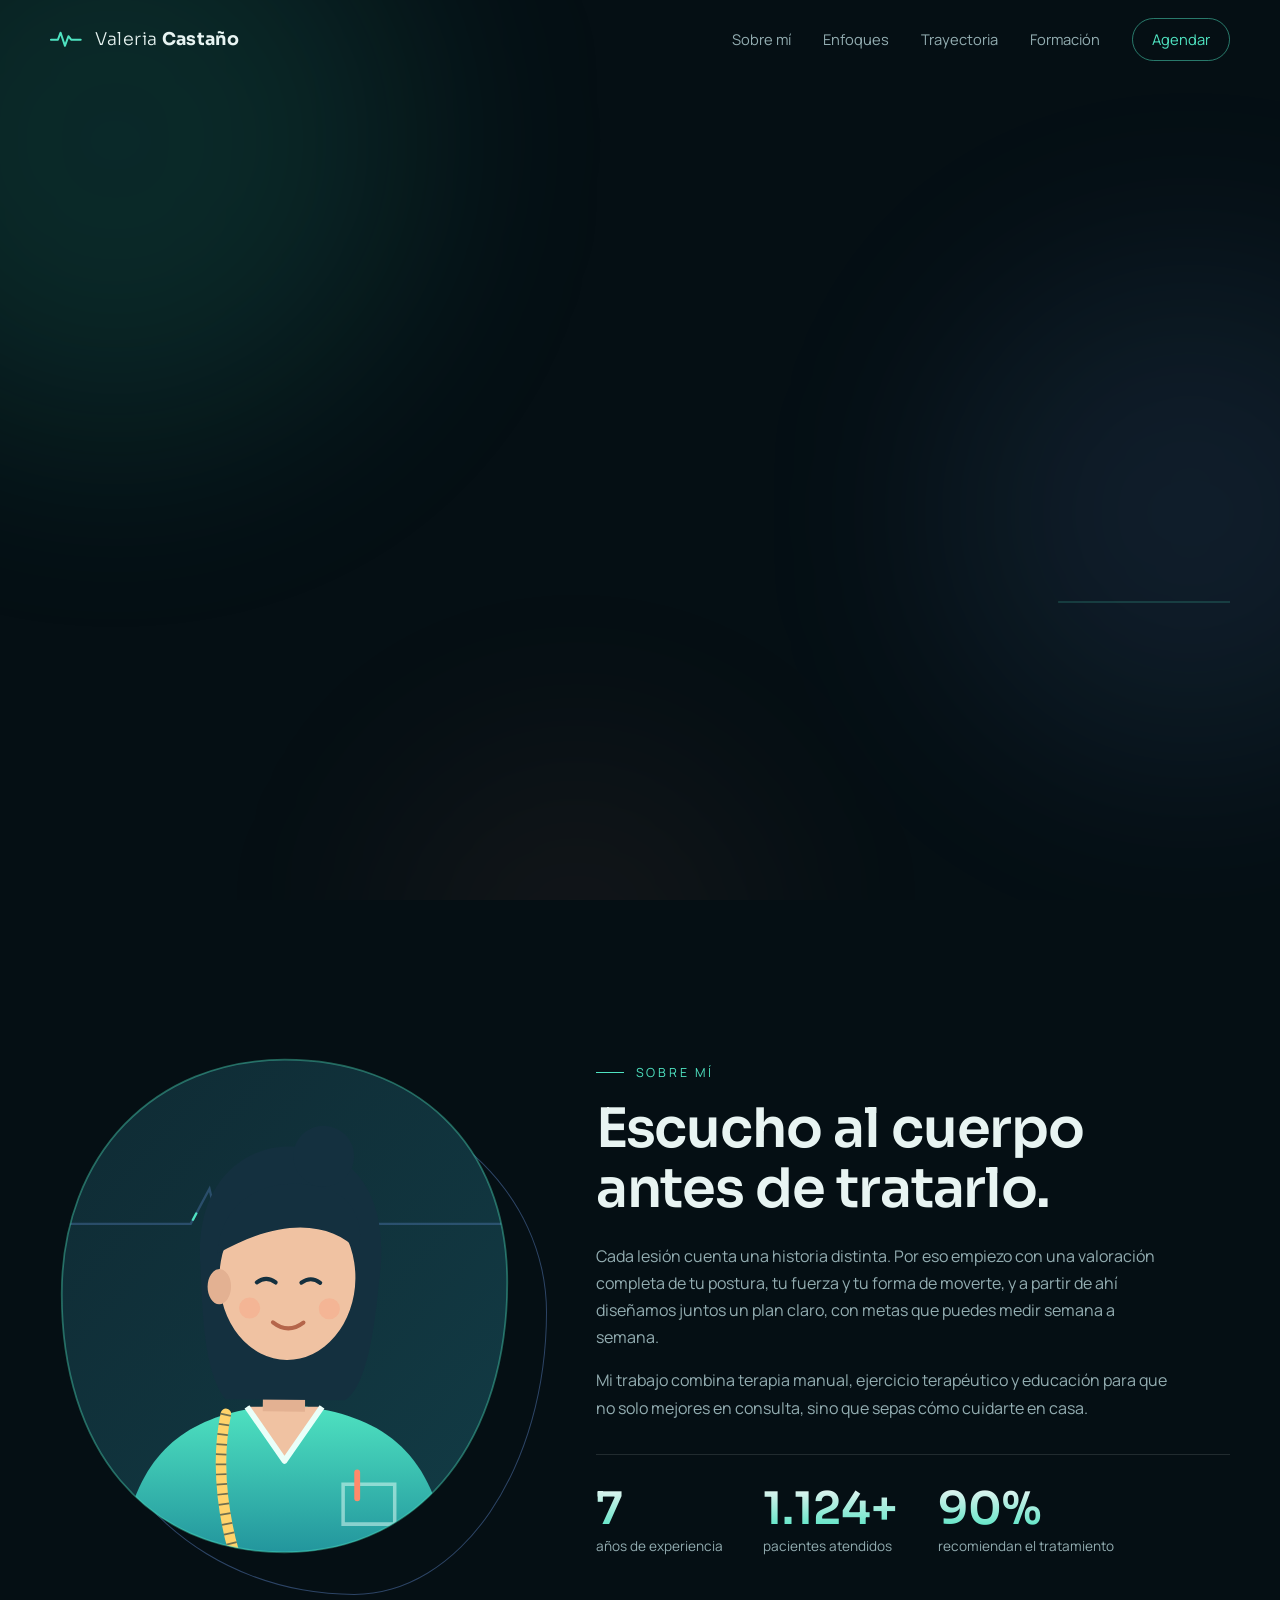
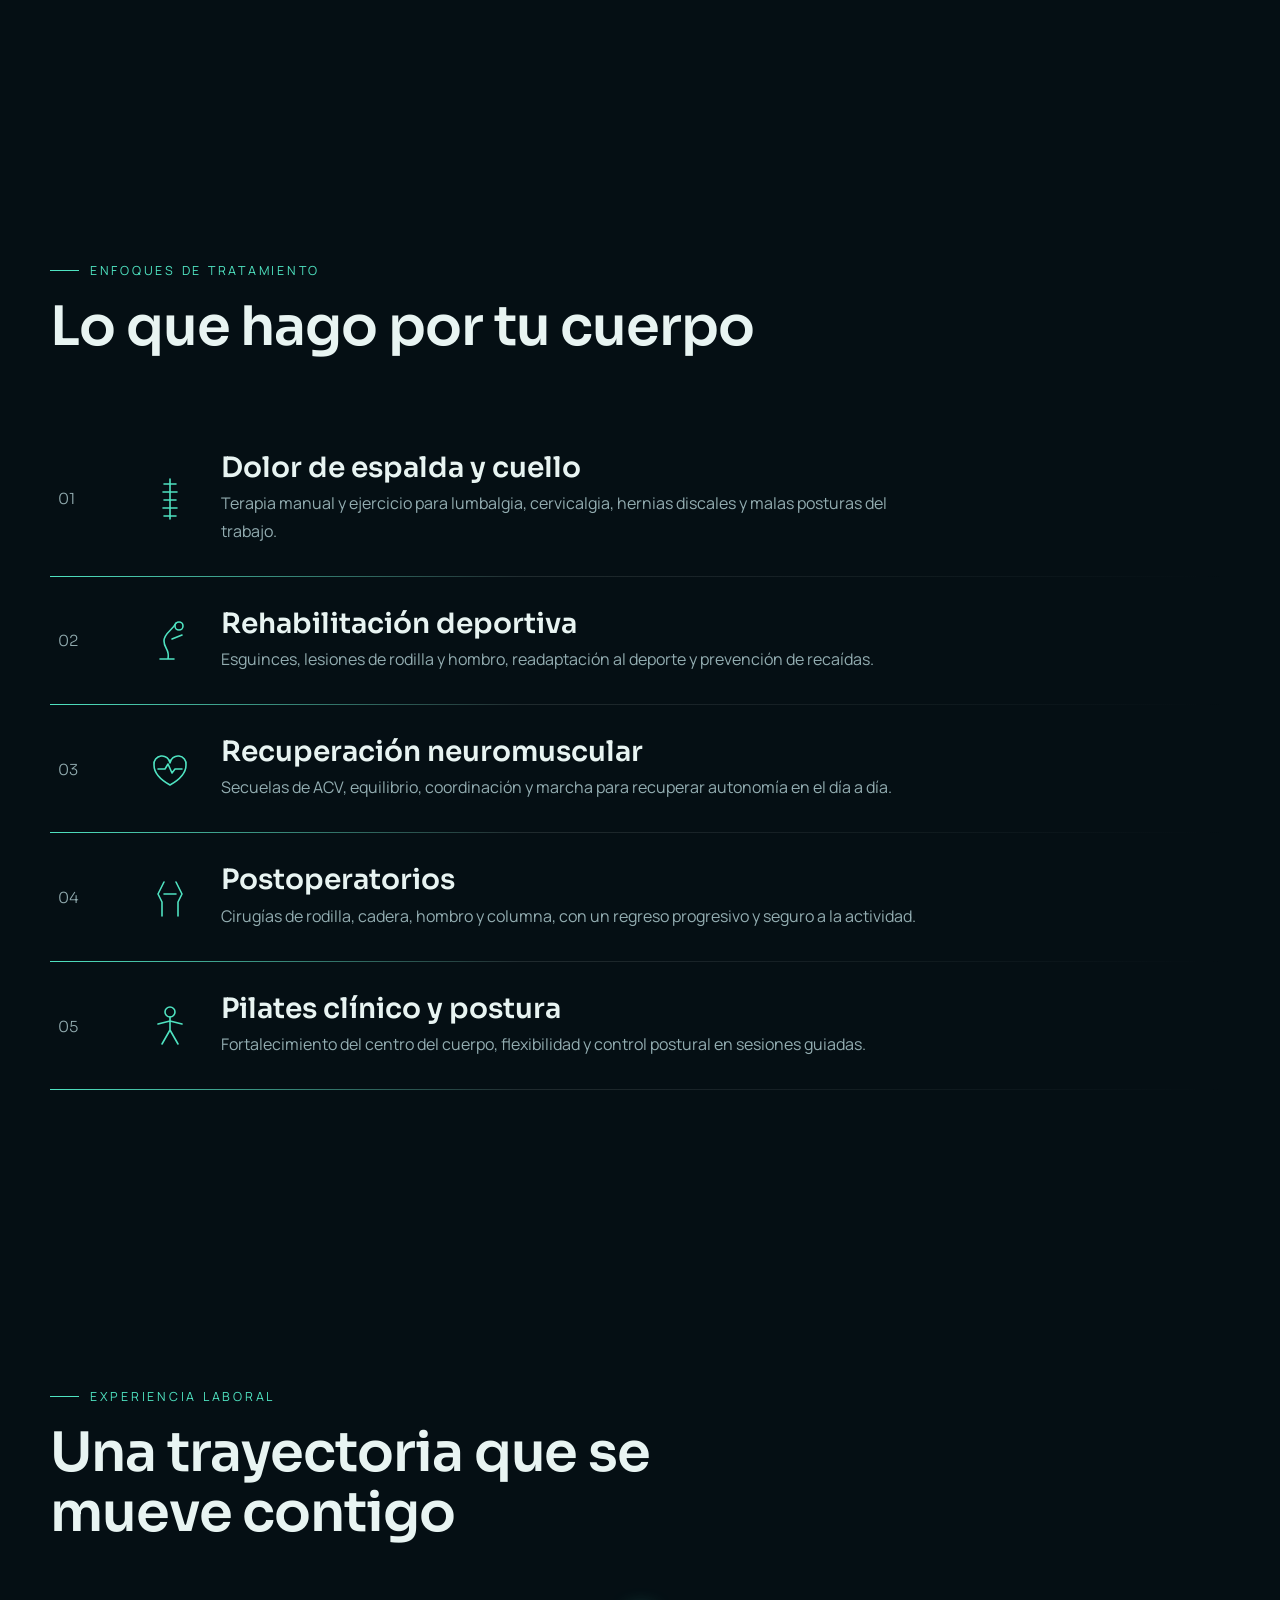
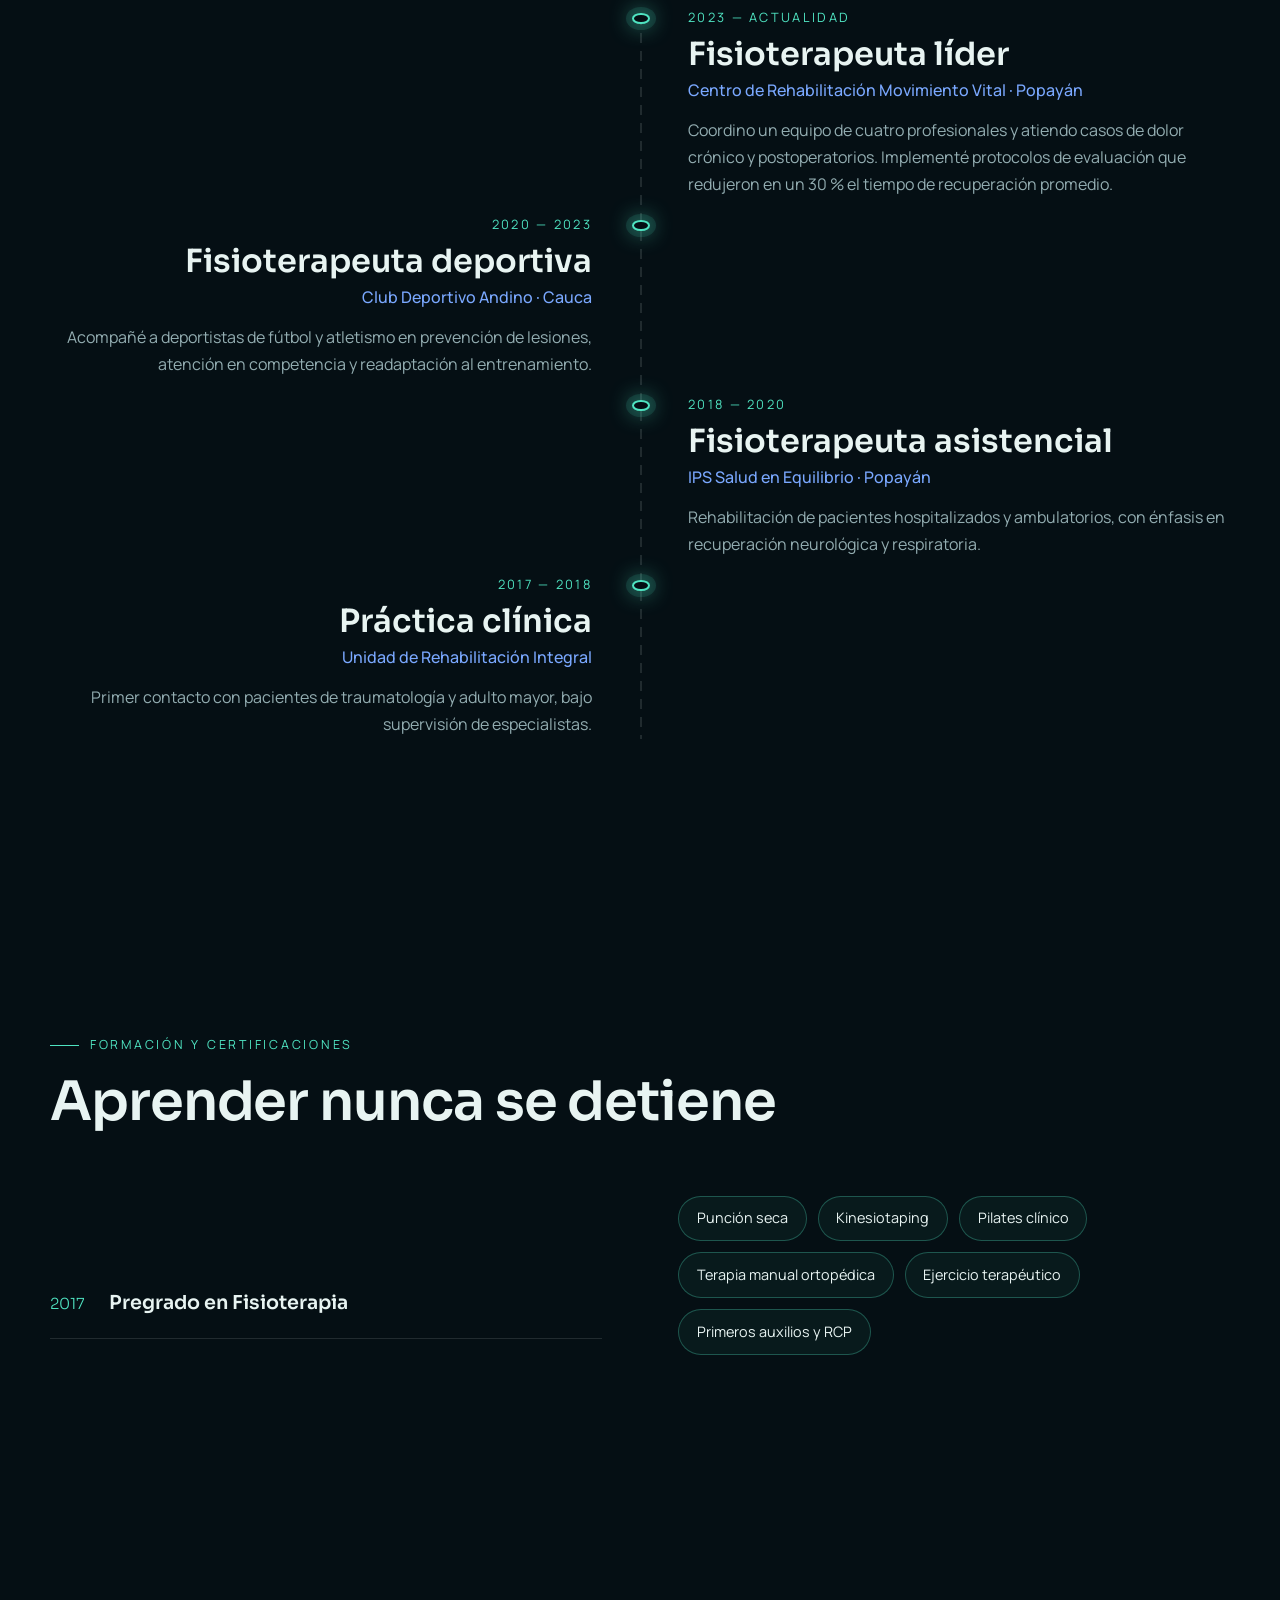
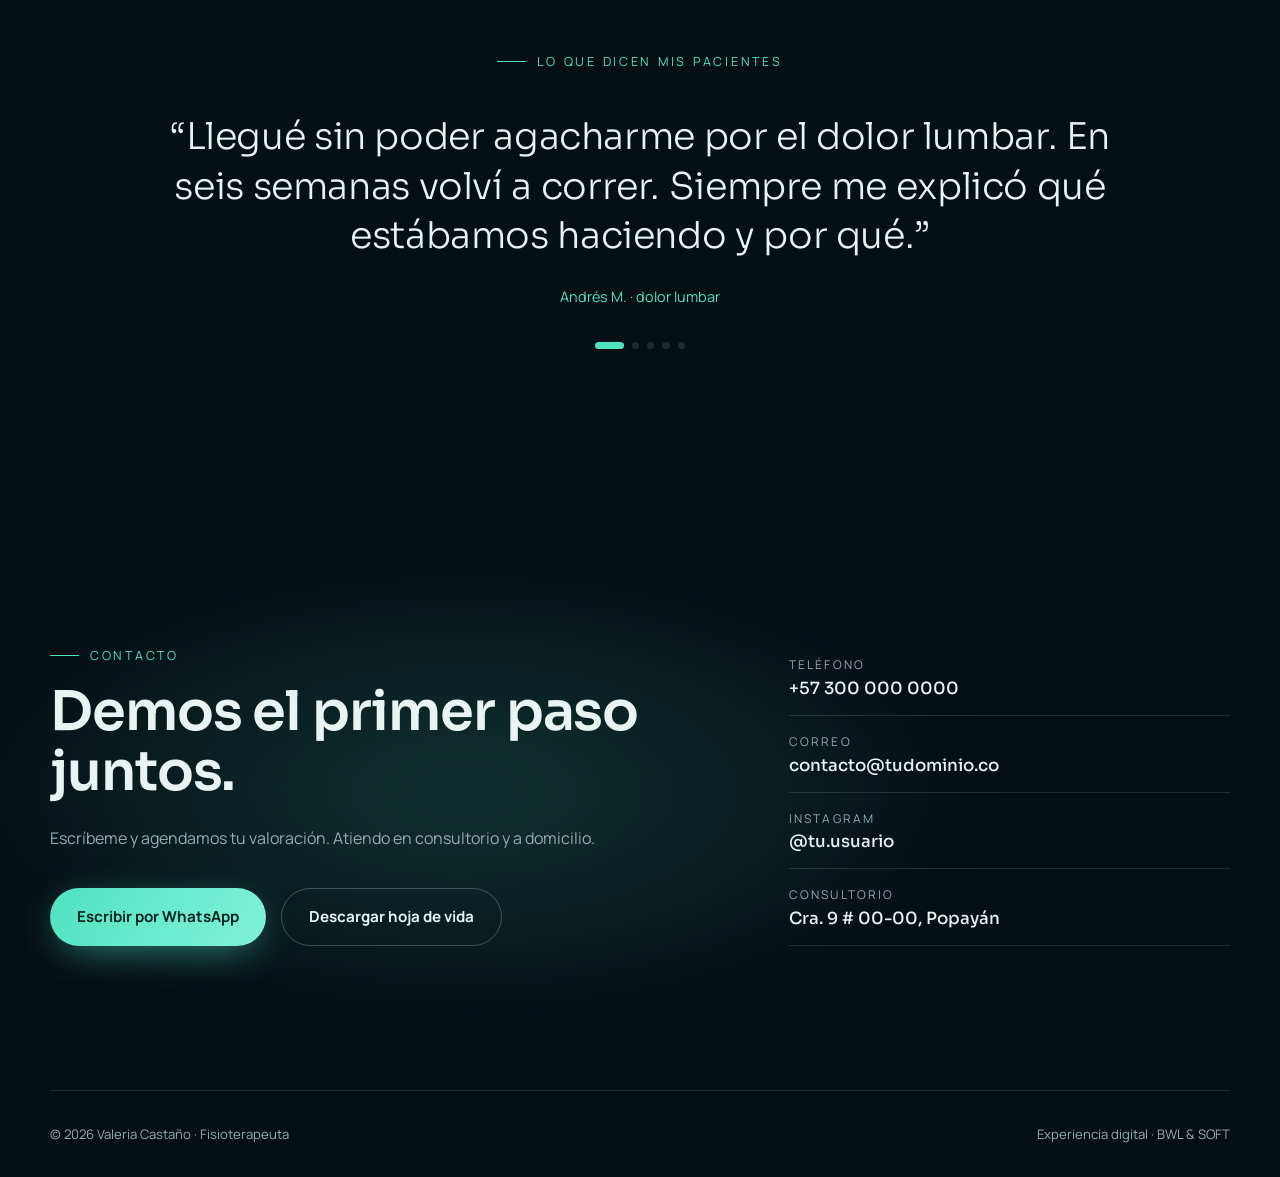
<file: index.html>
<!doctype html>
<html lang="es-CO">
  <head>
    <meta charset="utf-8" />
    <meta name="viewport" content="width=device-width, initial-scale=1" />
    <title>Valeria Castaño · Fisioterapeuta en Popayán</title>
    <meta
      name="description"
      content="Fisioterapeuta con más de 8 años de experiencia en rehabilitación deportiva, dolor de espalda y recuperación neuromuscular. Conoce su trayectoria y agenda tu valoración."
    />
    <meta property="og:type" content="profile" />
    <meta property="og:locale" content="es_CO" />
    <meta property="og:title" content="Valeria Castaño · Fisioterapeuta" />
    <meta
      property="og:description"
      content="Rehabilitación deportiva, dolor de espalda y recuperación neuromuscular. Trayectoria y contacto."
    />
    <meta name="theme-color" content="#050f14" />
    <link rel="icon" href="assets/icono.svg" type="image/svg+xml" />
    <link rel="preconnect" href="https://fonts.googleapis.com" />
    <link rel="preconnect" href="https://fonts.gstatic.com" crossorigin />
    <link
      href="https://fonts.googleapis.com/css2?family=Sora:wght@300;400;600;700&family=Manrope:wght@400;500;700&display=swap"
      rel="stylesheet"
    />
    <link rel="stylesheet" href="style.css" />
    <script src="js/intro.js"></script>
    <script src="js/config.js" defer></script>
    <script src="script.js" defer></script>
  </head>
  <body>
    <!-- Preloader sello BWL & SOFT: solo se ve si js/intro.js activa la clase "bwl-intro" en <html> -->
    <div class="bwl-entrada" data-bwl-entrada aria-hidden="true">
      <div class="bwl-entrada__fondo"></div>
      <div class="bwl-entrada__contenido">
        <span class="bwl-entrada__contador" data-bwl-contador data-desde="2017">2017</span>
        <p class="bwl-entrada__nombre">Valeria Castaño</p>
        <span class="bwl-entrada__linea"></span>
        <span class="bwl-entrada__lema">Fisioterapia · Rehabilitación · Popayán</span>
      </div>
      <div class="bwl-entrada__brillo"></div>
      <div class="bwl-entrada__ola"></div>
      <p class="bwl-entrada__sello" data-marca-texto="CREDITO_DESARROLLO">
        Experiencia digital · BWL &amp; SOFT
      </p>
    </div>

    <div class="aura" aria-hidden="true"><span></span><span></span><span></span></div>

    <header class="cabecera" data-cabecera>
      <a class="logo" href="#inicio" aria-label="Ir al inicio">
        <svg viewBox="0 0 40 20" aria-hidden="true">
          <path d="M1 11h8l3-8 5 15 4-11 3 4h15" />
        </svg>
        <span>Valeria<b>Castaño</b></span>
      </a>
      <button class="menu-btn" type="button" aria-expanded="false" aria-controls="menu" data-menu-btn>
        <span></span><span></span><span class="sr">Abrir menú</span>
      </button>
      <nav id="menu" class="menu" data-menu>
        <a href="#sobre-mi">Sobre mí</a>
        <a href="#enfoques">Enfoques</a>
        <a href="#trayectoria">Trayectoria</a>
        <a href="#formacion">Formación</a>
        <a class="menu__cta" href="#contacto">Agendar</a>
      </nav>
    </header>

    <main>
      <!-- Hero -->
      <section class="hero" id="inicio">
        <svg class="hero__electro" viewBox="0 0 1200 200" preserveAspectRatio="none" aria-hidden="true">
          <path
            d="M0 120 H380 L410 120 L430 60 L455 175 L478 30 L500 140 L520 120 H760 L780 100 L800 120 H1200"
          />
        </svg>
        <div class="hero__texto">
          <p class="etiqueta" data-hero>Fisioterapeuta · Popayán</p>
          <h1 class="hero__titulo" data-hero>
            Movimiento que <em>sana</em>,<br />cuerpo que <em>recuerda</em>.
          </h1>
          <p class="hero__intro" data-hero>
            Soy Valeria Castaño. Acompaño a deportistas, adultos y personas mayores a recuperar su
            movilidad, aliviar el dolor y volver a hacer lo que aman, con tratamientos basados en
            evidencia y un plan hecho a su medida.
          </p>
          <div class="hero__acciones" data-hero>
            <a class="boton boton--lleno" data-marca="whatsapp" href="#contacto" target="_blank" rel="noopener">
              Agendar valoración
            </a>
            <a class="boton boton--linea" data-marca="hojaDeVida" href="cv/hoja-de-vida.pdf" download>
              <svg viewBox="0 0 24 24" aria-hidden="true"><path d="M12 4v11m0 0-4.5-4.5M12 15l4.5-4.5M5 20h14" /></svg>
              Descargar hoja de vida
            </a>
          </div>
        </div>
        <div class="hero__figura" data-hero>
          <img
            src="assets/figura-movimiento.svg"
            alt="Ilustración de una persona en un estiramiento con las articulaciones iluminadas"
            width="420"
            height="520"
          />
          <p class="hero__dato hero__dato--a"><b>8+</b> años de práctica clínica</p>
          <p class="hero__dato hero__dato--b"><b>1.200+</b> pacientes acompañados</p>
        </div>
      </section>

      <!-- Sobre mí -->
      <section class="sobre" id="sobre-mi">
        <div class="sobre__retrato revelar">
          <img src="assets/retrato.svg" alt="Ilustración de Valeria Castaño con uniforme clínico" width="400" height="440" loading="lazy" />
        </div>
        <div class="sobre__texto">
          <p class="etiqueta revelar">Sobre mí</p>
          <h2 class="titulo revelar">Escucho al cuerpo antes de tratarlo.</h2>
          <p class="revelar">
            Cada lesión cuenta una historia distinta. Por eso empiezo con una valoración completa de tu
            postura, tu fuerza y tu forma de moverte, y a partir de ahí diseñamos juntos un plan claro,
            con metas que puedes medir semana a semana.
          </p>
          <p class="revelar">
            Mi trabajo combina terapia manual, ejercicio terapéutico y educación para que no solo
            mejores en consulta, sino que sepas cómo cuidarte en casa.
          </p>
          <ul class="cifras revelar">
            <li><b data-contar="8">0</b><span>años de experiencia</span></li>
            <li><b data-contar="1200" data-sufijo="+">0</b><span>pacientes atendidos</span></li>
            <li><b data-contar="96" data-sufijo="%">0</b><span>recomiendan el tratamiento</span></li>
          </ul>
        </div>
      </section>

      <!-- Enfoques -->
      <section class="enfoques" id="enfoques">
        <div class="encabezado">
          <p class="etiqueta revelar">Enfoques de tratamiento</p>
          <h2 class="titulo revelar">Lo que hago por tu cuerpo</h2>
        </div>
        <ol class="lista-enfoques">
          <li class="revelar">
            <svg viewBox="0 0 48 48" aria-hidden="true"><path d="M24 4v40M18 9h12M17 17h14M18 25h12M17 33h14M18 41h12" /></svg>
            <div>
              <h3>Dolor de espalda y cuello</h3>
              <p>Terapia manual y ejercicio para lumbalgia, cervicalgia, hernias discales y malas posturas del trabajo.</p>
            </div>
          </li>
          <li class="revelar">
            <svg viewBox="0 0 48 48" aria-hidden="true"><path d="M30 6c-4 8-12 10-12 18s6 8 4 18M14 42h14M26 22l10-4" /><circle cx="33" cy="9" r="4" /></svg>
            <div>
              <h3>Rehabilitación deportiva</h3>
              <p>Esguinces, lesiones de rodilla y hombro, readaptación al deporte y prevención de recaídas.</p>
            </div>
          </li>
          <li class="revelar">
            <svg viewBox="0 0 48 48" aria-hidden="true"><path d="M24 40c-9-5-16-11-16-20a8 8 0 0 1 16-2 8 8 0 0 1 16 2c0 9-7 15-16 20Z" /><path d="M12 24h7l3-5 4 9 3-4h7" /></svg>
            <div>
              <h3>Recuperación neuromuscular</h3>
              <p>Secuelas de ACV, equilibrio, coordinación y marcha para recuperar autonomía en el día a día.</p>
            </div>
          </li>
          <li class="revelar">
            <svg viewBox="0 0 48 48" aria-hidden="true"><path d="M16 42V28l-4-8 6-12M32 42V28l4-8-6-12M18 20h12" /></svg>
            <div>
              <h3>Postoperatorios</h3>
              <p>Cirugías de rodilla, cadera, hombro y columna, con un regreso progresivo y seguro a la actividad.</p>
            </div>
          </li>
          <li class="revelar">
            <svg viewBox="0 0 48 48" aria-hidden="true"><circle cx="24" cy="10" r="5" /><path d="M24 15v13m0 0-8 14m8-14 8 14M12 22l12-3 12 3" /></svg>
            <div>
              <h3>Pilates clínico y postura</h3>
              <p>Fortalecimiento del centro del cuerpo, flexibilidad y control postural en sesiones guiadas.</p>
            </div>
          </li>
        </ol>
      </section>

      <!-- Trayectoria -->
      <section class="trayectoria" id="trayectoria">
        <div class="encabezado">
          <p class="etiqueta revelar">Experiencia laboral</p>
          <h2 class="titulo revelar">Una trayectoria que se mueve contigo</h2>
        </div>
        <div class="linea-tiempo" data-linea-tiempo>
          <span class="linea-tiempo__eje" aria-hidden="true"><span data-eje-progreso></span></span>
          <article class="hito revelar">
            <p class="hito__fecha">2023 — Actualidad</p>
            <h3>Fisioterapeuta líder</h3>
            <p class="hito__lugar">Centro de Rehabilitación Movimiento Vital · Popayán</p>
            <p>Coordino un equipo de cuatro profesionales y atiendo casos de dolor crónico y postoperatorios. Implementé protocolos de evaluación que redujeron en un 30 % el tiempo de recuperación promedio.</p>
          </article>
          <article class="hito revelar">
            <p class="hito__fecha">2020 — 2023</p>
            <h3>Fisioterapeuta deportiva</h3>
            <p class="hito__lugar">Club Deportivo Andino · Cauca</p>
            <p>Acompañé a deportistas de fútbol y atletismo en prevención de lesiones, atención en competencia y readaptación al entrenamiento.</p>
          </article>
          <article class="hito revelar">
            <p class="hito__fecha">2018 — 2020</p>
            <h3>Fisioterapeuta asistencial</h3>
            <p class="hito__lugar">IPS Salud en Equilibrio · Popayán</p>
            <p>Rehabilitación de pacientes hospitalizados y ambulatorios, con énfasis en recuperación neurológica y respiratoria.</p>
          </article>
          <article class="hito revelar">
            <p class="hito__fecha">2017 — 2018</p>
            <h3>Práctica clínica</h3>
            <p class="hito__lugar">Unidad de Rehabilitación Integral</p>
            <p>Primer contacto con pacientes de traumatología y adulto mayor, bajo supervisión de especialistas.</p>
          </article>
        </div>
      </section>

      <!-- Formación -->
      <section class="formacion" id="formacion">
        <div class="encabezado">
          <p class="etiqueta revelar">Formación y certificaciones</p>
          <h2 class="titulo revelar">Aprender nunca se detiene</h2>
        </div>
        <div class="formacion__columnas">
          <ul class="estudios">
            <li class="revelar"><span>2021</span><b>Especialización en Rehabilitación Deportiva</b></li>
            <li class="revelar"><span>2017</span><b>Pregrado en Fisioterapia</b></li>
          </ul>
          <ul class="sellos revelar" aria-label="Certificaciones">
            <li>Punción seca</li>
            <li>Kinesiotaping</li>
            <li>Pilates clínico</li>
            <li>Terapia manual ortopédica</li>
            <li>Ejercicio terapéutico</li>
            <li>Primeros auxilios y RCP</li>
          </ul>
        </div>
      </section>

      <!-- Testimonio -->
      <section class="testimonio" aria-label="Comentarios de pacientes">
        <p class="etiqueta revelar">Lo que dicen mis pacientes</p>
        <div class="carrusel revelar" data-carrusel tabindex="0" aria-label="Desliza para ver más comentarios">
          <blockquote>
            <p>“Llegué sin poder agacharme por el dolor lumbar. En seis semanas volví a correr. Siempre me explicó qué estábamos haciendo y por qué.”</p>
            <footer>Andrés M. · dolor lumbar</footer>
          </blockquote>
          <blockquote>
            <p>“Después de la cirugía de rodilla tenía miedo de volver a caminar bien. Hoy subo escaleras sin pensarlo y retomé mis caminatas.”</p>
            <footer>Gloria P. · postoperatorio de rodilla</footer>
          </blockquote>
          <blockquote>
            <p>“Me esguincé el tobillo antes de un torneo. Con su plan llegué a tiempo y sin recaídas. Ahora hago sus ejercicios de prevención cada semana.”</p>
            <footer>Santiago R. · futbolista</footer>
          </blockquote>
          <blockquote>
            <p>“Mi papá recuperó el equilibrio tras el ACV. La paciencia y el cariño con que lo trató hicieron toda la diferencia para la familia.”</p>
            <footer>Carolina V. · familiar de paciente</footer>
          </blockquote>
          <blockquote>
            <p>“Trabajo ocho horas frente al computador y el cuello me tenía mal. Aprendí a corregir mi postura y el dolor desapareció.”</p>
            <footer>Daniela T. · dolor cervical</footer>
          </blockquote>
        </div>
        <div class="carrusel__puntos" data-puntos aria-hidden="true"></div>
      </section>

      <!-- Contacto -->
      <section class="contacto" id="contacto">
        <div class="contacto__texto">
          <p class="etiqueta revelar">Contacto</p>
          <h2 class="titulo revelar">Demos el primer paso juntos.</h2>
          <p class="revelar">Escríbeme y agendamos tu valoración. Atiendo en consultorio y a domicilio.</p>
          <div class="hero__acciones revelar">
            <a class="boton boton--lleno" data-marca="whatsapp" href="#" target="_blank" rel="noopener">Escribir por WhatsApp</a>
            <a class="boton boton--linea" data-marca="hojaDeVida" href="cv/hoja-de-vida.pdf" download>Descargar hoja de vida</a>
          </div>
        </div>
        <ul class="contacto__datos revelar">
          <li><span>Teléfono</span><a data-marca="telefono" href="#">+57 300 000 0000</a></li>
          <li><span>Correo</span><a data-marca="correo" href="#">contacto@tudominio.co</a></li>
          <li><span>Instagram</span><a data-marca="instagram" href="#" target="_blank" rel="noopener">@tu.usuario</a></li>
          <li><span>Consultorio</span><p data-marca-texto="direccion">Cra. 9 # 00-00, Popayán</p></li>
        </ul>
      </section>
    </main>

    <footer class="pie">
      <p>© <span data-anio></span> Valeria Castaño · Fisioterapeuta</p>
      <p data-marca-texto="CREDITO_DESARROLLO">Experiencia digital · BWL &amp; SOFT</p>
    </footer>
  </body>
</html>
</file>
<file: style.css>
/* ---------- Tokens ---------- */
@property --borde {
  syntax: '<percentage>';
  inherits: true;
  initial-value: -70%;
}

:root {
  --fondo: #050f14;
  --fondo-2: #0a1c24;
  --texto: #e8f4f2;
  --tenue: #93adb1;
  --acento: #4fe3c1;
  --acento-2: #7aa8ff;
  --calido: #ff8a6b;
  --linea: rgb(232 244 242 / 0.12);
  --curva: cubic-bezier(0.22, 1, 0.36, 1);
  --titulos: 'Sora', system-ui, sans-serif;
  --cuerpo: 'Manrope', system-ui, sans-serif;
  --ancho: min(1180px, 100% - 2rem);

  /* Preloader */
  --pre-fondo-claro: #0f2a33;
  --pre-fondo: #050f14;
  --pre-texto: #eafff9;
  --pre-tenue: #93adb1;
  --pre-acento-claro: #8ff5dc;
  --pre-acento: #2fd1ac;
  --pre-acento-oscuro: #0b5a52;
  --pre-ola-centro: #eafff9;
  --pre-resplandor-frio: rgb(122 168 255 / 0.18);
  --pre-resplandor-calido: rgb(47 209 172 / 0.22);
  --pre-curva: cubic-bezier(0.22, 1, 0.36, 1);
  --pre-fuente-mono: ui-monospace, 'JetBrains Mono', 'Cascadia Mono', monospace;
}

*,
*::before,
*::after {
  box-sizing: border-box;
}
html {
  scroll-behavior: smooth;
  scroll-padding-top: 5rem;
}
body {
  margin: 0;
  background: var(--fondo);
  color: var(--texto);
  font: 400 1rem/1.7 var(--cuerpo);
  overflow-x: hidden;
  -webkit-font-smoothing: antialiased;
}
img,
svg {
  display: block;
  max-width: 100%;
}
a {
  color: inherit;
}
h1,
h2,
h3 {
  font-family: var(--titulos);
  line-height: 1.1;
  margin: 0;
}
p {
  margin: 0;
}
.sr {
  position: absolute;
  width: 1px;
  height: 1px;
  overflow: hidden;
  clip-path: inset(50%);
}
:focus-visible {
  outline: 2px solid var(--acento);
  outline-offset: 4px;
  border-radius: 6px;
}

/* ---------- Fondo vivo ---------- */
.aura {
  position: fixed;
  inset: 0;
  z-index: -1;
  pointer-events: none;
  overflow: hidden;
}
.aura span {
  position: absolute;
  border-radius: 50%;
  filter: blur(110px);
  opacity: 0.5;
  animation: derivar 18s ease-in-out infinite alternate;
}
.aura span:nth-child(1) {
  width: 46vmax;
  height: 46vmax;
  left: -14vmax;
  top: -12vmax;
  background: rgb(47 209 172 / 0.28);
}
.aura span:nth-child(2) {
  width: 38vmax;
  height: 38vmax;
  right: -12vmax;
  top: 30vh;
  background: rgb(122 168 255 / 0.2);
  animation-duration: 24s;
}
.aura span:nth-child(3) {
  width: 30vmax;
  height: 30vmax;
  left: 30vw;
  bottom: -18vmax;
  background: rgb(255 138 107 / 0.12);
  animation-duration: 30s;
}
@keyframes derivar {
  to {
    transform: translate(8vmax, 6vmax) scale(1.15);
  }
}

/* ---------- Cabecera ---------- */
.cabecera {
  position: fixed;
  inset: 0 0 auto;
  z-index: 50;
  display: flex;
  align-items: center;
  justify-content: space-between;
  gap: 1rem;
  padding: 1.1rem max(1rem, (100% - 1180px) / 2);
  transition:
    padding 0.4s var(--curva),
    background 0.4s,
    backdrop-filter 0.4s;
}
.cabecera.compacta {
  padding-block: 0.65rem;
  background: rgb(5 15 20 / 0.72);
  backdrop-filter: blur(14px);
  border-bottom: 1px solid var(--linea);
}
.logo {
  display: flex;
  align-items: center;
  gap: 0.6rem;
  text-decoration: none;
  font: 300 1.1rem var(--titulos);
  letter-spacing: 0.02em;
}
.logo b {
  font-weight: 700;
  margin-left: 0.25em;
}
.logo svg {
  width: 2.2rem;
  fill: none;
  stroke: var(--acento);
  stroke-width: 2.2;
  stroke-linecap: round;
  stroke-linejoin: round;
  stroke-dasharray: 60;
  animation: trazar 3.5s ease-in-out infinite;
}
@keyframes trazar {
  0% {
    stroke-dashoffset: 60;
  }
  50%,
  100% {
    stroke-dashoffset: 0;
  }
}
.menu {
  display: flex;
  align-items: center;
  gap: 2rem;
}
.menu a {
  position: relative;
  text-decoration: none;
  font-size: 0.92rem;
  color: var(--tenue);
  transition: color 0.3s;
}
.menu a:not(.menu__cta)::after {
  content: '';
  position: absolute;
  left: 0;
  right: 0;
  bottom: -0.3rem;
  height: 1px;
  background: var(--acento);
  transform: scaleX(0);
  transform-origin: right;
  transition: transform 0.45s var(--curva);
}
.menu a:hover {
  color: var(--texto);
}
.menu a:hover::after {
  transform: scaleX(1);
  transform-origin: left;
}
.menu__cta {
  padding: 0.5rem 1.2rem;
  border-radius: 999px;
  border: 1px solid rgb(79 227 193 / 0.5);
  color: var(--acento) !important;
}
.menu-btn {
  display: none;
}

/* ---------- Elementos comunes ---------- */
section {
  width: var(--ancho);
  margin-inline: auto;
  padding-block: clamp(5rem, 12vw, 9rem);
}
.etiqueta {
  display: inline-flex;
  align-items: center;
  gap: 0.7rem;
  font-size: 0.78rem;
  letter-spacing: 0.22em;
  text-transform: uppercase;
  color: var(--acento);
}
.etiqueta::before {
  content: '';
  width: 1.8rem;
  height: 1px;
  background: currentColor;
}
.titulo {
  font-size: clamp(2rem, 5vw, 3.4rem);
  font-weight: 600;
  letter-spacing: -0.02em;
  margin-block: 1rem 1.5rem;
  max-width: 18ch;
}
.encabezado {
  margin-bottom: clamp(2.5rem, 6vw, 4rem);
}
.boton {
  position: relative;
  display: inline-flex;
  align-items: center;
  gap: 0.6rem;
  padding: 0.95rem 1.7rem;
  border-radius: 999px;
  font-weight: 700;
  font-size: 0.95rem;
  text-decoration: none;
  overflow: hidden;
  isolation: isolate;
  transition:
    transform 0.4s var(--curva),
    box-shadow 0.4s;
}
.boton svg {
  width: 1.15rem;
  fill: none;
  stroke: currentColor;
  stroke-width: 2;
  stroke-linecap: round;
  stroke-linejoin: round;
}
.boton--lleno {
  background: linear-gradient(120deg, var(--acento), #7ff0d6 50%, var(--acento-2));
  background-size: 200% 100%;
  color: #04241d;
  box-shadow: 0 10px 40px -12px rgb(79 227 193 / 0.7);
  transition:
    background-position 0.6s var(--curva),
    transform 0.4s var(--curva),
    box-shadow 0.4s;
}
.boton--lleno:hover {
  background-position: 100% 0;
  transform: translateY(-2px);
}
.boton--linea {
  border: 1px solid rgb(232 244 242 / 0.25);
}
.boton--linea::before {
  content: '';
  position: absolute;
  inset: 0;
  z-index: -1;
  background: rgb(79 227 193 / 0.12);
  border-radius: inherit;
  transform: scale(0);
  transition: transform 0.5s var(--curva);
}
.boton--linea:hover::before {
  transform: scale(1);
}
.boton--linea:hover {
  border-color: var(--acento);
}

/* Revelado al hacer scroll: entra desenfocado y se asienta */
.js .revelar {
  opacity: 0;
  filter: blur(10px);
  transform: translateY(28px);
  transition:
    opacity 0.9s var(--curva),
    filter 0.9s var(--curva),
    transform 0.9s var(--curva);
}
.js .revelar.visible {
  opacity: 1;
  filter: none;
  transform: none;
}

/* ---------- Hero ---------- */
.hero {
  position: relative;
  min-height: 100svh;
  display: grid;
  grid-template-columns: 1.1fr 0.9fr;
  align-items: center;
  gap: 2rem;
  padding-top: 7rem;
}
.hero__electro {
  position: absolute;
  left: 50%;
  top: 56%;
  width: 100vw;
  height: 160px;
  transform: translateX(-50%);
  z-index: -1;
  fill: none;
  stroke: var(--acento);
  stroke-width: 1.5;
  opacity: 0.35;
  stroke-dasharray: 1400;
  stroke-dashoffset: 1400;
  animation: electro 5s ease-in-out infinite;
}
@keyframes electro {
  0% {
    stroke-dashoffset: 1400;
  }
  60%,
  100% {
    stroke-dashoffset: -1400;
  }
}
.hero__titulo {
  font-size: clamp(2.6rem, 6.4vw, 5.2rem);
  font-weight: 600;
  letter-spacing: -0.035em;
  margin-block: 1.4rem 1.6rem;
}
.hero__titulo em {
  font-style: normal;
  font-weight: 300;
  background: linear-gradient(100deg, var(--acento), var(--acento-2));
  -webkit-background-clip: text;
  background-clip: text;
  color: transparent;
}
.hero__intro {
  max-width: 34rem;
  color: var(--tenue);
  font-size: 1.08rem;
}
.hero__acciones {
  display: flex;
  flex-wrap: wrap;
  gap: 0.9rem;
  margin-top: 2.2rem;
}
.hero__figura {
  position: relative;
  justify-self: center;
  width: min(100%, 440px);
}
.hero__figura img {
  width: 100%;
  height: auto;
  filter: drop-shadow(0 30px 60px rgb(79 227 193 / 0.18));
}
.hero__dato {
  position: absolute;
  padding: 0.7rem 1.1rem;
  border-radius: 999px;
  background: rgb(10 28 36 / 0.7);
  backdrop-filter: blur(10px);
  border: 1px solid var(--linea);
  font-size: 0.82rem;
  color: var(--tenue);
  white-space: nowrap;
  animation: flotar 6s ease-in-out infinite;
}
.hero__dato b {
  color: var(--texto);
  font-family: var(--titulos);
  margin-right: 0.3rem;
}
.hero__dato--a {
  top: 18%;
  left: -6%;
}
.hero__dato--b {
  bottom: 14%;
  right: -4%;
  animation-delay: -3s;
}
@keyframes flotar {
  50% {
    transform: translateY(-10px);
  }
}
/* Entrada del hero cuando termina el preloader */
.js [data-hero] {
  opacity: 0;
  filter: blur(12px);
  transform: translateY(24px);
}
.js .listo [data-hero] {
  opacity: 1;
  filter: none;
  transform: none;
  transition:
    opacity 1.1s var(--curva),
    filter 1.1s var(--curva),
    transform 1.1s var(--curva);
}
.js .listo [data-hero]:nth-child(2) {
  transition-delay: 0.12s;
}
.js .listo [data-hero]:nth-child(3) {
  transition-delay: 0.24s;
}
.js .listo [data-hero]:nth-child(4) {
  transition-delay: 0.36s;
}
.js .listo .hero__figura {
  transition-delay: 0.2s;
}

/* ---------- Sobre mí ---------- */
.sobre {
  display: grid;
  grid-template-columns: 0.85fr 1.15fr;
  gap: clamp(2rem, 6vw, 5rem);
  align-items: center;
}
.sobre__retrato {
  position: relative;
}
.sobre__retrato::before {
  content: '';
  position: absolute;
  inset: 8% -6% -6% 8%;
  border-radius: 46% 54% 42% 58% / 52% 44% 56% 48%;
  border: 1px solid rgb(122 168 255 / 0.35);
  animation: latido-forma 12s ease-in-out infinite alternate;
}
@keyframes latido-forma {
  to {
    border-radius: 56% 44% 58% 42% / 44% 56% 44% 56%;
    transform: rotate(6deg);
  }
}
.sobre__retrato img {
  position: relative;
  width: 100%;
  height: auto;
}
.sobre__texto > p:not(.etiqueta) {
  color: var(--tenue);
  max-width: 36rem;
  margin-bottom: 1rem;
}
.cifras {
  display: flex;
  flex-wrap: wrap;
  gap: 2.5rem;
  list-style: none;
  padding: 2rem 0 0;
  margin: 2rem 0 0;
  border-top: 1px solid var(--linea);
}
.cifras b {
  display: block;
  font: 600 clamp(2rem, 4vw, 2.8rem) / 1 var(--titulos);
  background: linear-gradient(180deg, var(--texto), var(--acento));
  -webkit-background-clip: text;
  background-clip: text;
  color: transparent;
}
.cifras span {
  font-size: 0.85rem;
  color: var(--tenue);
}

/* ---------- Enfoques ---------- */
.lista-enfoques {
  list-style: none;
  padding: 0;
  margin: 0;
  counter-reset: enfoque;
}
.lista-enfoques li {
  position: relative;
  display: grid;
  grid-template-columns: 4rem 3.2rem 1fr;
  align-items: center;
  gap: 1.5rem;
  padding: 2rem 0.5rem;
  counter-increment: enfoque;
}
.lista-enfoques li::before {
  content: counter(enfoque, decimal-leading-zero);
  font: 300 0.95rem var(--titulos);
  color: var(--tenue);
}
/* Separadores como líneas de luz, no cajas */
.lista-enfoques li::after {
  content: '';
  position: absolute;
  inset: auto 0 0;
  height: 1px;
  background: linear-gradient(90deg, var(--acento), var(--linea) 40%, transparent);
  transform-origin: left;
  transition: transform 1.2s var(--curva) 0.2s;
}
.js .lista-enfoques li:not(.visible)::after {
  transform: scaleX(0);
}
.lista-enfoques svg {
  width: 3rem;
  fill: none;
  stroke: var(--acento);
  stroke-width: 1.6;
  stroke-linecap: round;
  stroke-linejoin: round;
  transition:
    transform 0.6s var(--curva),
    filter 0.6s;
}
.lista-enfoques h3 {
  font-size: clamp(1.25rem, 2.6vw, 1.75rem);
  font-weight: 600;
  margin-bottom: 0.4rem;
  transition: transform 0.6s var(--curva);
}
.lista-enfoques p {
  color: var(--tenue);
  max-width: 44rem;
}
.lista-enfoques li:hover svg {
  transform: scale(1.12) rotate(-6deg);
  filter: drop-shadow(0 0 12px rgb(79 227 193 / 0.8));
}
.lista-enfoques li:hover h3 {
  transform: translateX(0.6rem);
}

/* ---------- Trayectoria ---------- */
.linea-tiempo {
  position: relative;
  display: grid;
  gap: 3.5rem;
  padding-left: 3rem;
}
.linea-tiempo__eje {
  position: absolute;
  left: 0.55rem;
  top: 0.5rem;
  bottom: 0;
  width: 2px;
  background: repeating-linear-gradient(to bottom, var(--linea) 0 10px, transparent 10px 18px);
}
.linea-tiempo__eje span {
  position: absolute;
  inset: 0;
  background: linear-gradient(to bottom, var(--acento), var(--acento-2));
  box-shadow: 0 0 18px var(--acento);
  transform: scaleY(0);
  transform-origin: top;
}
.hito {
  position: relative;
  max-width: 40rem;
}
/* Cada hito es una vértebra que se enciende */
.hito::before {
  content: '';
  position: absolute;
  left: -2.95rem;
  top: 0.35rem;
  width: 1.1rem;
  height: 0.7rem;
  border-radius: 50%;
  background: var(--fondo);
  border: 2px solid var(--acento);
  box-shadow: 0 0 0 6px rgb(79 227 193 / 0.08);
  transition: box-shadow 0.8s var(--curva);
}
.hito.visible::before {
  box-shadow:
    0 0 0 6px rgb(79 227 193 / 0.12),
    0 0 22px var(--acento);
}
.hito__fecha {
  font-size: 0.8rem;
  letter-spacing: 0.18em;
  text-transform: uppercase;
  color: var(--acento);
}
.hito h3 {
  font-size: clamp(1.4rem, 3vw, 2rem);
  font-weight: 600;
  margin-block: 0.5rem 0.3rem;
}
.hito__lugar {
  color: var(--acento-2);
  font-weight: 500;
  margin-bottom: 0.8rem;
}
.hito > p:last-child {
  color: var(--tenue);
}

/* ---------- Formación ---------- */
.formacion__columnas {
  display: grid;
  grid-template-columns: 1fr 1fr;
  gap: clamp(2rem, 6vw, 5rem);
  align-items: start;
}
.estudios {
  list-style: none;
  margin: 0;
  padding: 0;
}
.estudios li {
  display: flex;
  gap: 1.5rem;
  align-items: baseline;
  padding-block: 1.4rem;
  border-bottom: 1px solid var(--linea);
}
.estudios span {
  font: 300 0.95rem var(--titulos);
  color: var(--acento);
}
.estudios b {
  font: 600 1.2rem/1.35 var(--titulos);
}
.sellos {
  display: flex;
  flex-wrap: wrap;
  gap: 0.7rem;
  list-style: none;
  margin: 0;
  padding: 0;
}
.sellos li {
  padding: 0.6rem 1.1rem;
  border-radius: 999px;
  border: 1px solid rgb(79 227 193 / 0.3);
  background: rgb(79 227 193 / 0.05);
  font-size: 0.9rem;
  transition:
    background 0.4s,
    transform 0.4s var(--curva);
}
.sellos li:hover {
  background: rgb(79 227 193 / 0.15);
  transform: translateY(-3px);
}

/* ---------- Testimonio ---------- */
.testimonio {
  text-align: center;
}
/* Carrusel solo con deslizar: scroll-snap nativo en táctil y arrastre con mouse */
.carrusel {
  display: flex;
  gap: 2rem;
  margin-top: 2.5rem;
  overflow-x: auto;
  scroll-snap-type: x mandatory;
  scrollbar-width: none;
  overscroll-behavior-x: contain;
  cursor: grab;
  -webkit-mask-image: linear-gradient(90deg, transparent, #000 8%, #000 92%, transparent);
  mask-image: linear-gradient(90deg, transparent, #000 8%, #000 92%, transparent);
}
.carrusel::-webkit-scrollbar {
  display: none;
}
.carrusel.arrastrando {
  cursor: grabbing;
  scroll-snap-type: none;
  user-select: none;
}
.carrusel blockquote {
  flex: 0 0 100%;
  margin: 0;
  padding-inline: clamp(1rem, 8vw, 7rem);
  scroll-snap-align: center;
  opacity: 0.25;
  filter: blur(4px);
  transform: scale(0.94);
  transition:
    opacity 0.6s var(--curva),
    filter 0.6s var(--curva),
    transform 0.6s var(--curva);
}
.carrusel blockquote.activo {
  opacity: 1;
  filter: none;
  transform: none;
}
.carrusel__puntos {
  display: flex;
  justify-content: center;
  gap: 0.5rem;
  margin-top: 2rem;
}
.carrusel__puntos span {
  width: 0.45rem;
  height: 0.45rem;
  border-radius: 999px;
  background: var(--linea);
  transition:
    width 0.5s var(--curva),
    background 0.5s;
}
.carrusel__puntos span.activo {
  width: 1.8rem;
  background: var(--acento);
}
.carrusel p {
  font: 300 clamp(1.4rem, 3.4vw, 2.3rem) / 1.35 var(--titulos);
  letter-spacing: -0.01em;
}
.carrusel footer {
  margin-top: 1.5rem;
  color: var(--acento);
  font-size: 0.9rem;
}

/* ---------- Contacto ---------- */
.contacto {
  position: relative;
  display: grid;
  grid-template-columns: 1.2fr 0.8fr;
  gap: clamp(2rem, 6vw, 5rem);
  align-items: end;
}
.contacto::before {
  content: '';
  position: absolute;
  inset: 10% 20% 10% -10%;
  z-index: -1;
  border-radius: 50%;
  background: radial-gradient(closest-side, rgb(79 227 193 / 0.16), transparent);
  filter: blur(30px);
}
.contacto__texto > p:not(.etiqueta) {
  color: var(--tenue);
}
.contacto__datos {
  list-style: none;
  margin: 0;
  padding: 0;
}
.contacto__datos li {
  display: grid;
  gap: 0.15rem;
  padding-block: 1rem;
  border-bottom: 1px solid var(--linea);
}
.contacto__datos span {
  font-size: 0.75rem;
  letter-spacing: 0.18em;
  text-transform: uppercase;
  color: var(--tenue);
}
.contacto__datos a,
.contacto__datos p {
  font: 500 1.05rem var(--titulos);
  text-decoration: none;
  overflow-wrap: anywhere;
}
.contacto__datos a:hover {
  color: var(--acento);
}
.pie {
  width: var(--ancho);
  margin-inline: auto;
  display: flex;
  flex-wrap: wrap;
  justify-content: space-between;
  gap: 0.5rem;
  padding-block: 2rem;
  border-top: 1px solid var(--linea);
  font-size: 0.82rem;
  color: var(--tenue);
}

/* ---------- Responsive ---------- */
@media (min-width: 900px) {
  /* En escritorio la trayectoria alterna a ambos lados del eje central */
  .linea-tiempo {
    padding-left: 0;
    gap: 1rem;
  }
  .linea-tiempo__eje {
    left: 50%;
  }
  .hito {
    width: calc(50% - 3rem);
  }
  .hito:nth-of-type(odd) {
    justify-self: end;
  }
  .hito:nth-of-type(even) {
    text-align: right;
  }
  .hito:nth-of-type(odd)::before {
    left: -3.5rem;
  }
  .hito:nth-of-type(even)::before {
    left: auto;
    right: -3.6rem;
  }
}
@media (max-width: 860px) {
  .menu-btn {
    position: relative;
    z-index: 2;
    display: grid;
    gap: 6px;
    width: 2.8rem;
    height: 2.8rem;
    place-content: center;
    border: 1px solid var(--linea);
    border-radius: 50%;
    background: rgb(10 28 36 / 0.6);
    cursor: pointer;
  }
  .menu-btn span:not(.sr) {
    width: 1.1rem;
    height: 1.5px;
    background: var(--texto);
    transition: transform 0.4s var(--curva);
  }
  .menu-btn[aria-expanded='true'] span:nth-child(1) {
    transform: translateY(3.75px) rotate(45deg);
  }
  .menu-btn[aria-expanded='true'] span:nth-child(2) {
    transform: translateY(-3.75px) rotate(-45deg);
  }
  .menu {
    position: fixed;
    inset: 0;
    flex-direction: column;
    justify-content: center;
    gap: 1.6rem;
    background: rgb(5 15 20 / 0.94);
    backdrop-filter: blur(16px);
    clip-path: circle(0% at calc(100% - 2.4rem) 2.4rem);
    transition: clip-path 0.7s var(--curva);
  }
  .menu.abierto {
    clip-path: circle(150% at calc(100% - 2.4rem) 2.4rem);
  }
  .menu a {
    font: 600 1.6rem var(--titulos);
    color: var(--texto);
  }
  .menu-abierto {
    overflow: hidden;
  }
  .hero,
  .sobre,
  .formacion__columnas,
  .contacto {
    grid-template-columns: 1fr;
  }
  .hero {
    padding-top: 6.5rem;
    text-align: left;
  }
  .hero__figura {
    width: min(78%, 360px);
  }
  .sobre__retrato {
    width: min(80%, 340px);
    justify-self: center;
  }
}
@media (max-width: 560px) {
  .lista-enfoques li {
    grid-template-columns: 2.6rem 1fr;
    gap: 0.4rem 1rem;
  }
  .lista-enfoques li::before {
    grid-row: 1;
  }
  .lista-enfoques svg {
    width: 2.4rem;
  }
  .lista-enfoques li > div {
    grid-column: 1 / -1;
  }
  .hero__dato {
    font-size: 0.72rem;
    padding: 0.5rem 0.8rem;
  }
  .hero__dato--a {
    left: -14%;
  }
  .hero__dato--b {
    right: -14%;
  }
  .hero__acciones .boton {
    flex: 1 1 100%;
    justify-content: center;
  }
}

@media (prefers-reduced-motion: reduce) {
  *,
  *::before,
  *::after {
    animation: none !important;
    transition: none !important;
    scroll-behavior: auto !important;
  }
  .js .revelar,
  .js [data-hero] {
    opacity: 1;
    filter: none;
    transform: none;
  }
}

/* ---------- Preloader sello BWL & SOFT ("ola difuminada") ----------
   Tiempos: texto entra 0,1–1,3 s · texto sale 1,7 s · ola 1,45–2,95 s · velo sale 2,85 s (0,9 s). */
.bwl-entrada {
  position: fixed;
  inset: 0;
  z-index: 9999;
  display: none;
  place-items: center;
  overflow: hidden;
  background: radial-gradient(90% 70% at 30% 15%, var(--pre-fondo-claro) 0%, var(--pre-fondo) 70%);
  animation: bwl-entrada-fuera 0.9s 2.85s var(--pre-curva) forwards;
}
html.bwl-intro .bwl-entrada {
  display: grid;
}
html.bwl-intro-bloqueo {
  overflow: hidden;
}
.bwl-entrada__fondo {
  position: absolute;
  inset: 0;
}
.bwl-entrada__fondo::before,
.bwl-entrada__fondo::after {
  content: '';
  position: absolute;
  border-radius: 9999px;
  filter: blur(90px);
  animation: bwl-entrada-derivar 4s ease-in-out infinite alternate;
}
.bwl-entrada__fondo::before {
  width: 46vmax;
  height: 46vmax;
  left: -12vmax;
  top: -10vmax;
  background: var(--pre-resplandor-frio);
}
.bwl-entrada__fondo::after {
  width: 40vmax;
  height: 40vmax;
  right: -10vmax;
  bottom: -14vmax;
  background: var(--pre-resplandor-calido);
  animation-direction: alternate-reverse;
}
.bwl-entrada__contenido {
  position: relative;
  z-index: 1;
  display: flex;
  flex-direction: column;
  align-items: center;
  gap: 1.25rem;
  padding-inline: 1.5rem;
  text-align: center;
}
.bwl-entrada__contador,
.bwl-entrada__lema,
.bwl-entrada__sello {
  opacity: 0;
  font-family: var(--pre-fuente-mono);
  text-transform: uppercase;
  animation:
    bwl-entrada-texto-entra 0.9s 0.1s var(--pre-curva) forwards,
    bwl-entrada-texto-sale 0.7s 1.75s var(--pre-curva) forwards;
}
.bwl-entrada__contador {
  font-size: 0.875rem;
  letter-spacing: 0.55em;
  color: var(--pre-acento-claro);
}
.bwl-entrada__lema {
  font-size: 0.72rem;
  letter-spacing: 0.18em;
  color: var(--pre-tenue);
  animation-delay: 0.55s, 1.8s;
}
.bwl-entrada__sello {
  position: absolute;
  inset: auto 0 1.5rem;
  z-index: 1;
  margin: 0;
  text-align: center;
  font-size: 0.6rem;
  letter-spacing: 0.18em;
  color: var(--pre-tenue);
  animation-delay: 0.8s, 1.85s;
}
.bwl-entrada__nombre {
  margin: 0;
  font-family: var(--titulos);
  font-weight: 600;
  font-size: clamp(2.8rem, 10vw, 6.5rem);
  line-height: 1;
  padding-bottom: 0.08em;
  background: linear-gradient(
    180deg,
    var(--pre-texto) 15%,
    var(--pre-acento-claro) 70%,
    var(--pre-acento) 100%
  );
  -webkit-background-clip: text;
  background-clip: text;
  color: transparent;
  opacity: 0;
  animation:
    bwl-entrada-nombre-entra 1.1s 0.2s var(--pre-curva) forwards,
    bwl-entrada-texto-sale 0.75s 1.7s var(--pre-curva) forwards;
}
.bwl-entrada__linea {
  display: block;
  width: 11rem;
  height: 1px;
  background: linear-gradient(90deg, transparent, var(--pre-acento-claro), transparent);
  transform: scaleX(0);
  animation:
    bwl-entrada-linea 1.1s 0.55s cubic-bezier(0.65, 0, 0.35, 1) forwards,
    bwl-entrada-texto-sale 0.7s 1.75s var(--pre-curva) forwards;
}
.bwl-entrada__ola,
.bwl-entrada__brillo {
  position: absolute;
  inset: 0;
  background: radial-gradient(
    130% 100% at 85% 100%,
    var(--pre-ola-centro) 0%,
    var(--pre-acento-claro) 30%,
    var(--pre-acento) 60%,
    var(--pre-acento-oscuro) 100%
  );
  animation: bwl-entrada-ola 1.5s 1.45s cubic-bezier(0.65, 0, 0.35, 1) forwards;
}
.bwl-entrada__ola {
  -webkit-mask-image: linear-gradient(
    to top left,
    #000 var(--borde),
    transparent calc(var(--borde) + 45%)
  );
  mask-image: linear-gradient(to top left, #000 var(--borde), transparent calc(var(--borde) + 45%));
}
.bwl-entrada__brillo {
  opacity: 0.55;
  filter: blur(40px);
  -webkit-mask-image: linear-gradient(
    to top left,
    #000 calc(var(--borde) + 18%),
    transparent calc(var(--borde) + 80%)
  );
  mask-image: linear-gradient(
    to top left,
    #000 calc(var(--borde) + 18%),
    transparent calc(var(--borde) + 80%)
  );
}
@keyframes bwl-entrada-texto-entra {
  from {
    opacity: 0;
    filter: blur(10px);
  }
  to {
    opacity: 1;
    filter: blur(0);
  }
}
@keyframes bwl-entrada-nombre-entra {
  from {
    opacity: 0;
    filter: blur(16px);
    letter-spacing: 0.35em;
    transform: scale(0.96);
  }
  to {
    opacity: 1;
    filter: blur(0);
    letter-spacing: 0.01em;
    transform: none;
  }
}
@keyframes bwl-entrada-texto-sale {
  from {
    opacity: 1;
    filter: blur(0);
    transform: none;
  }
  to {
    opacity: 0;
    filter: blur(16px);
    transform: scale(1.06);
  }
}
@keyframes bwl-entrada-linea {
  to {
    transform: scaleX(1);
  }
}
@keyframes bwl-entrada-ola {
  from {
    --borde: -70%;
  }
  to {
    --borde: 115%;
  }
}
@keyframes bwl-entrada-derivar {
  to {
    transform: translate(6vmax, 4vmax) scale(1.12);
  }
}
@keyframes bwl-entrada-fuera {
  from {
    opacity: 1;
    filter: blur(0);
    transform: none;
  }
  to {
    opacity: 0;
    filter: blur(26px);
    transform: scale(1.04);
    visibility: hidden;
  }
}
@media (prefers-reduced-motion: reduce) {
  .bwl-entrada {
    display: none !important;
  }
}
</file>
